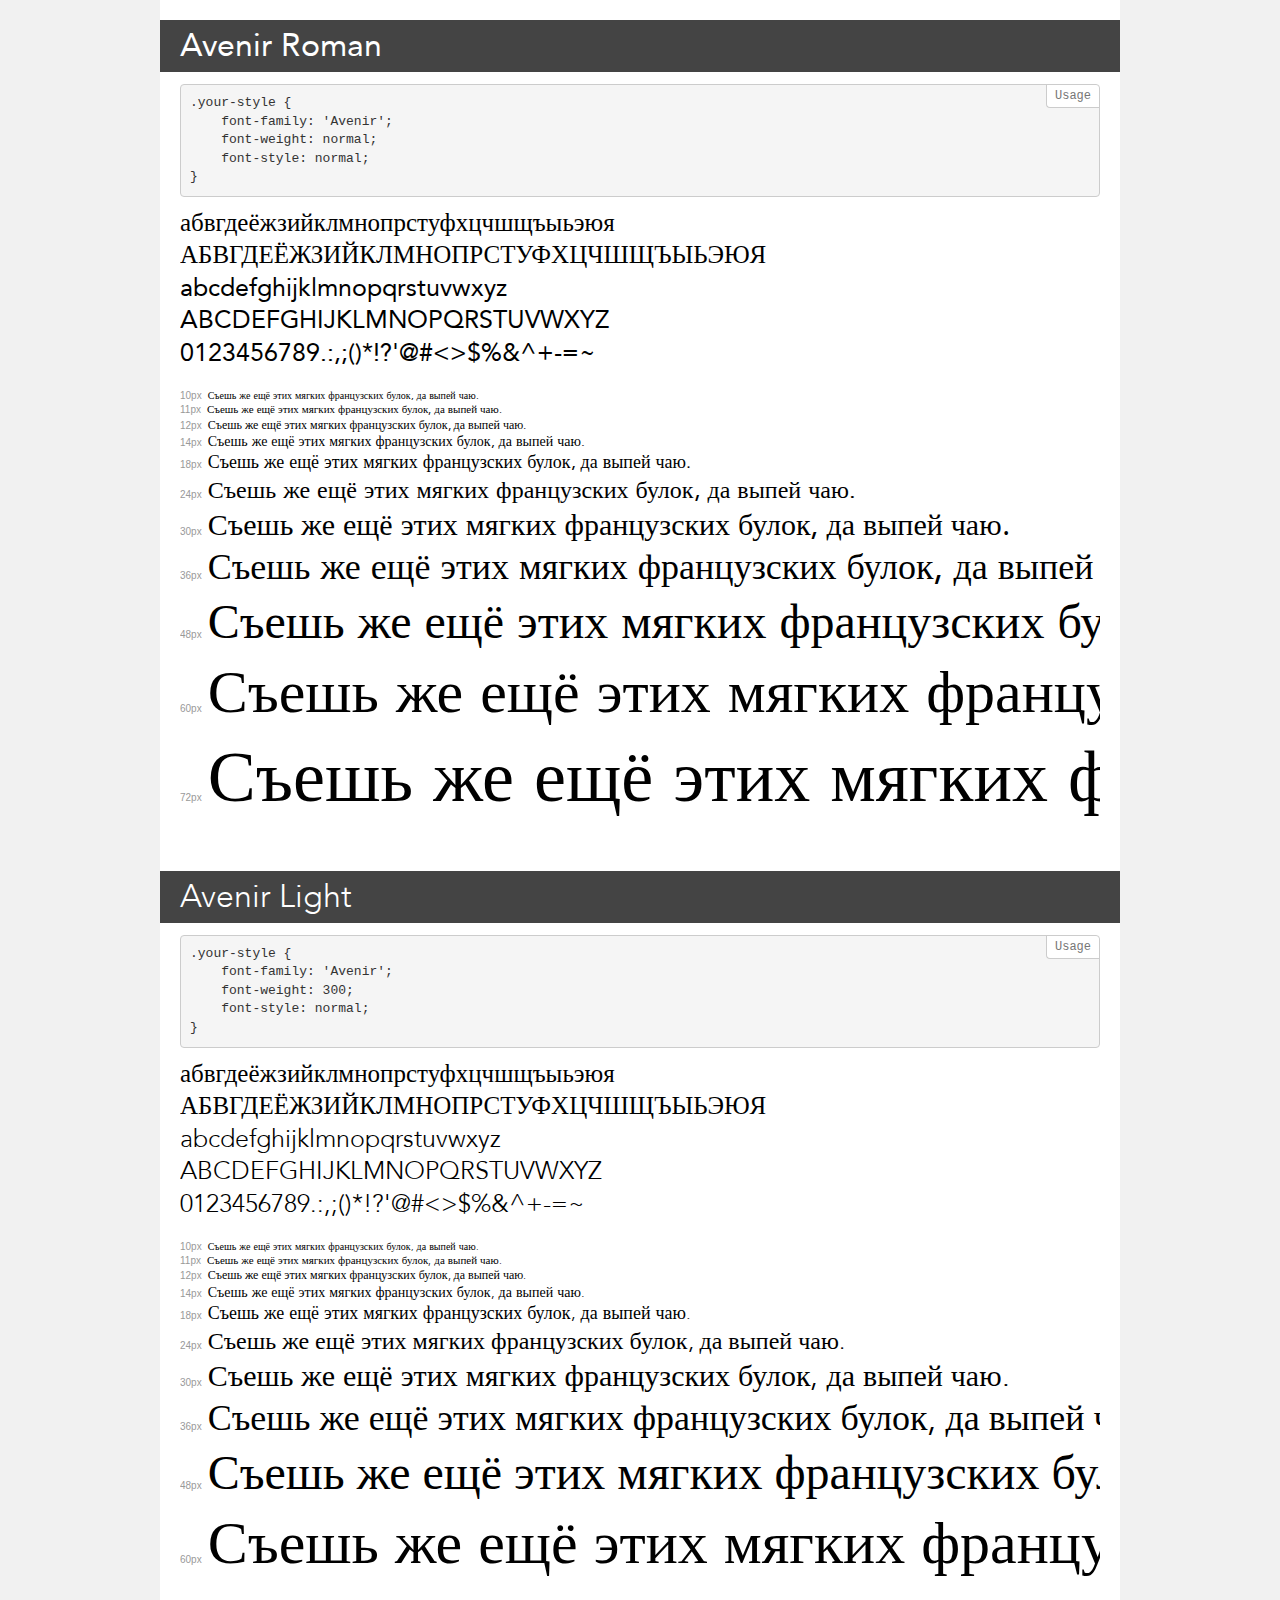
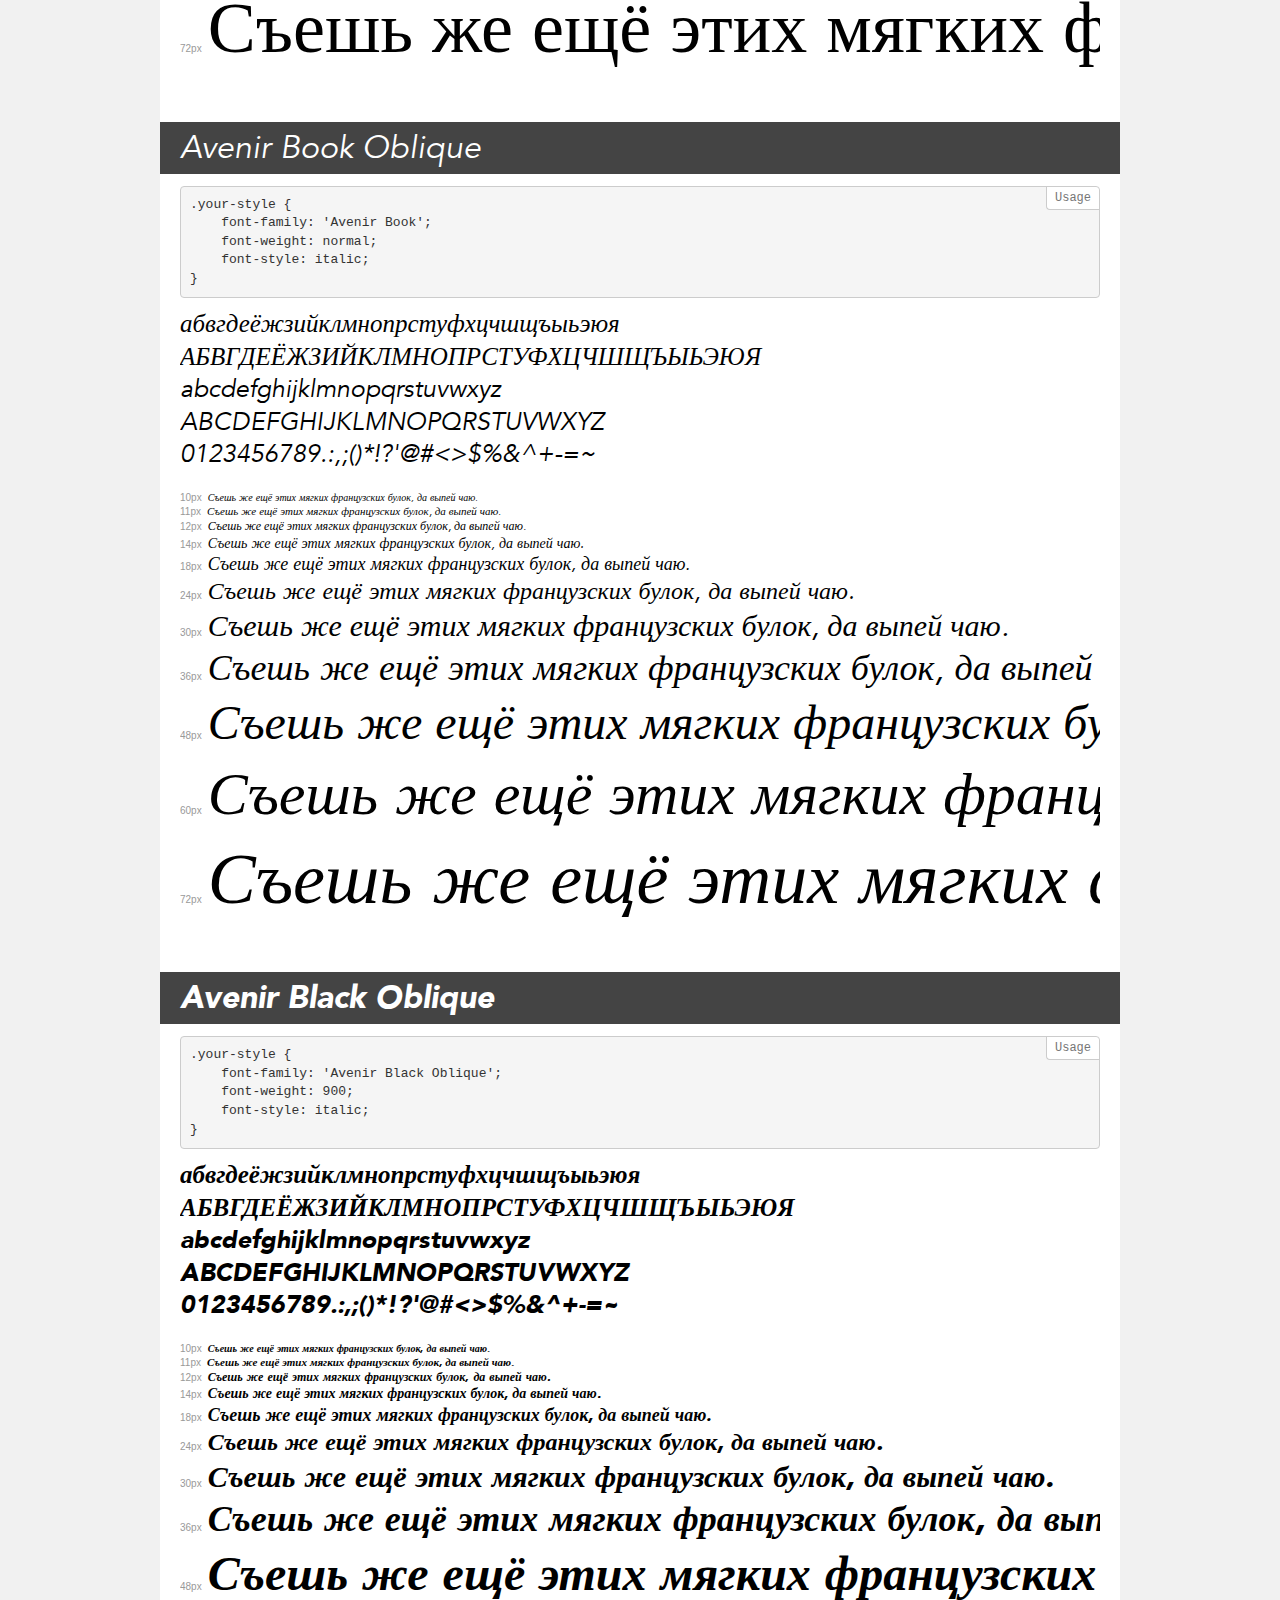
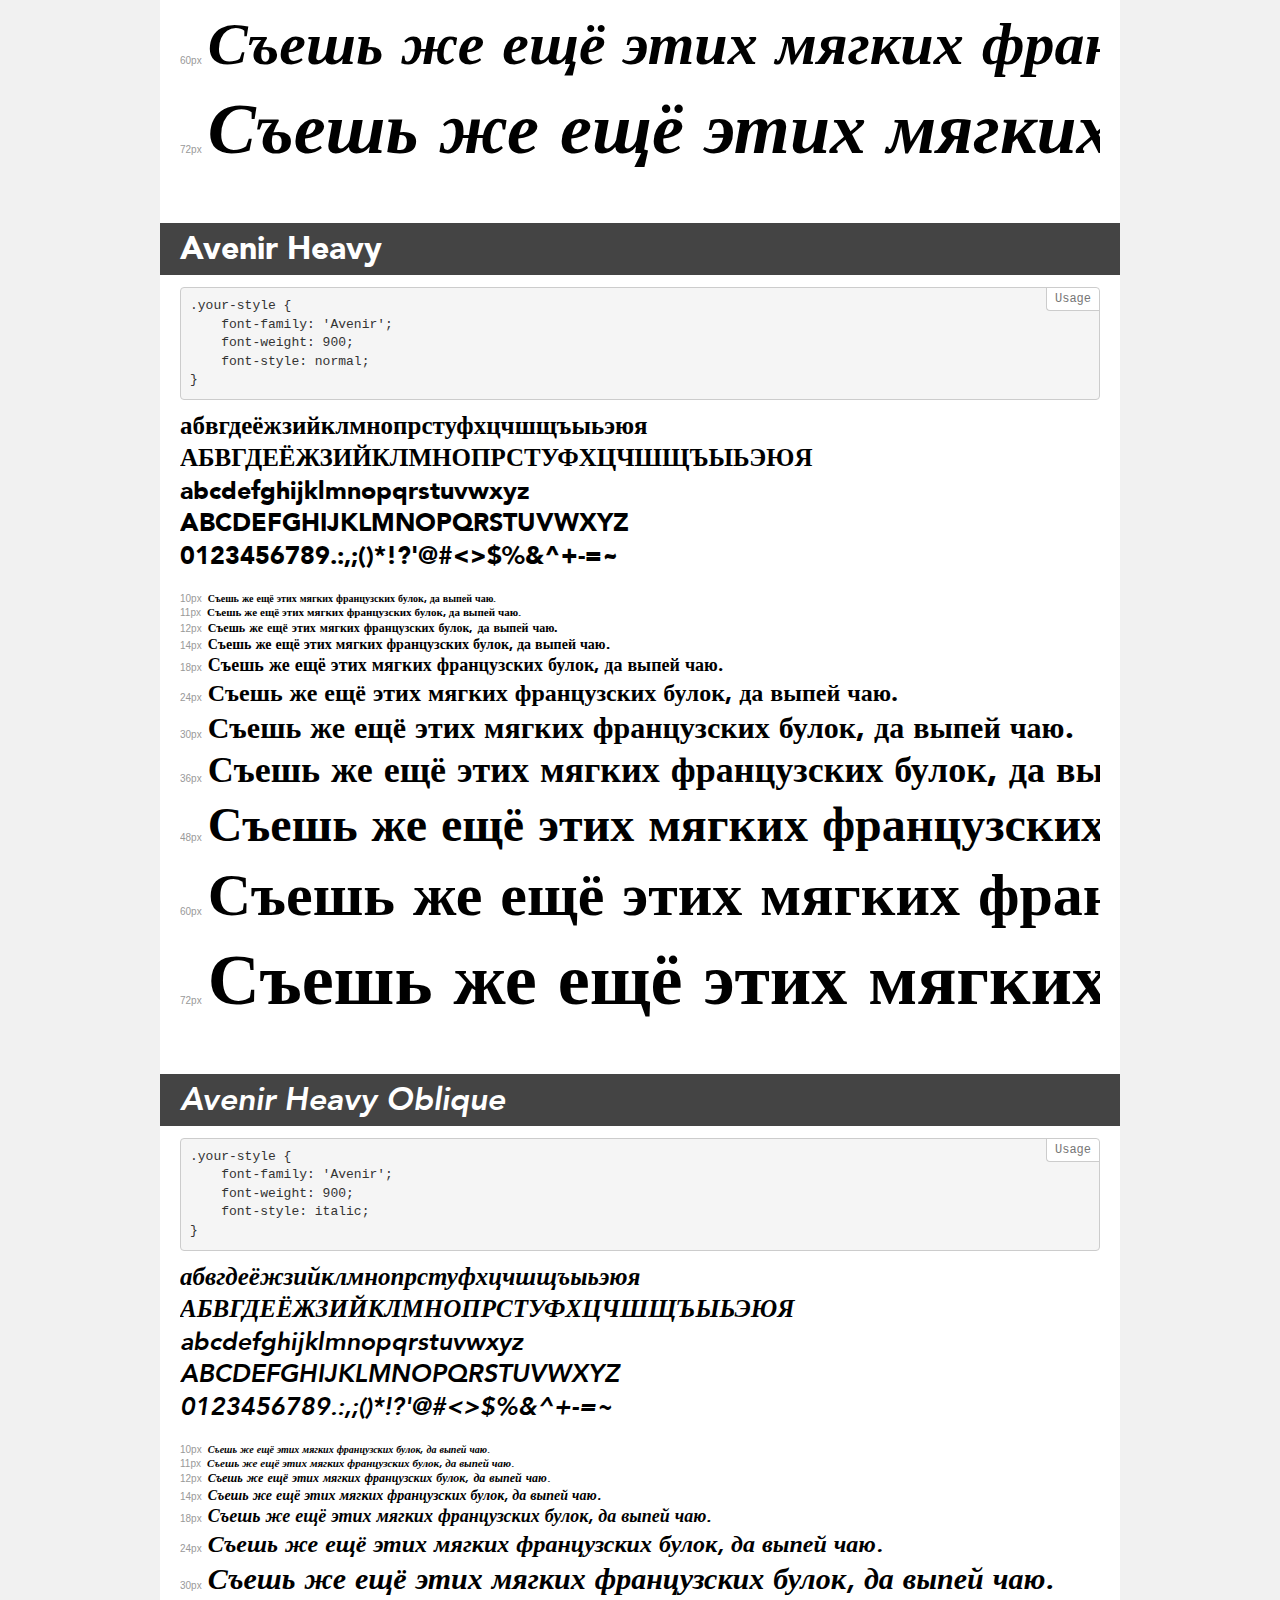
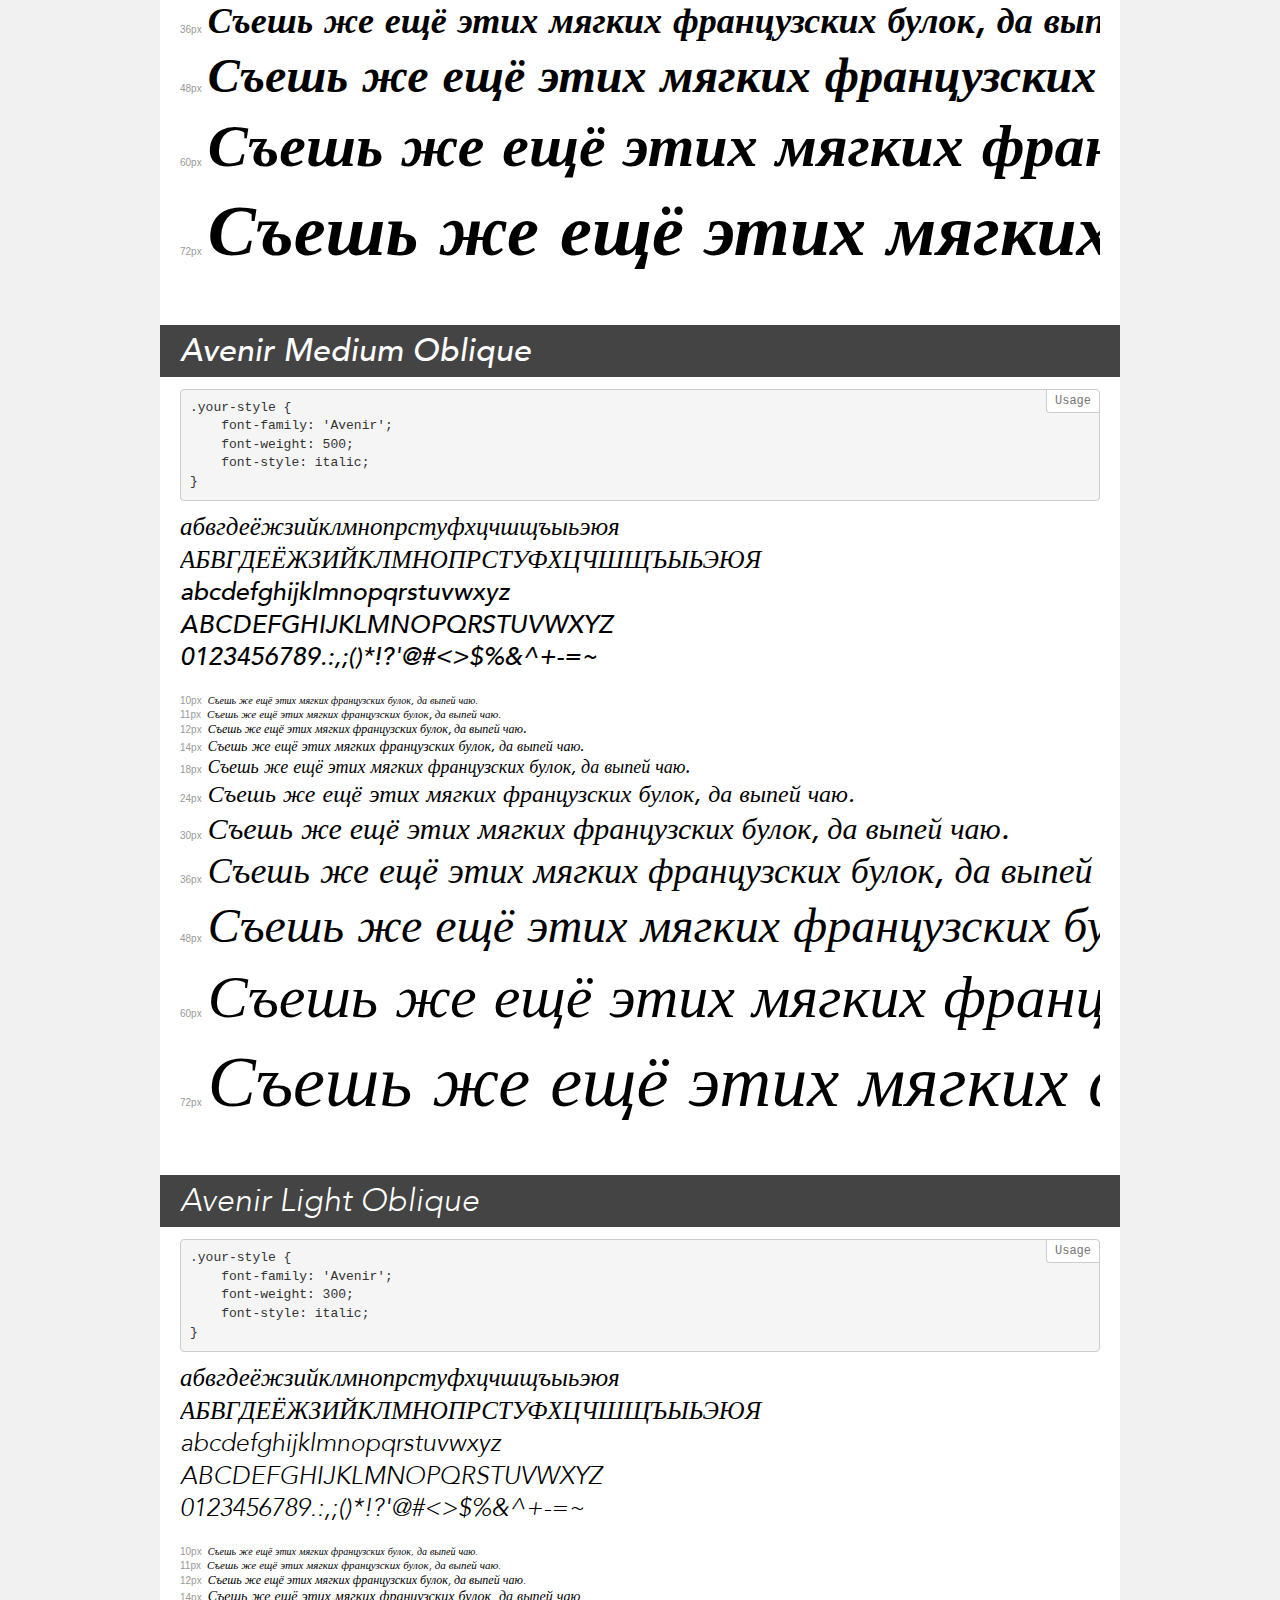
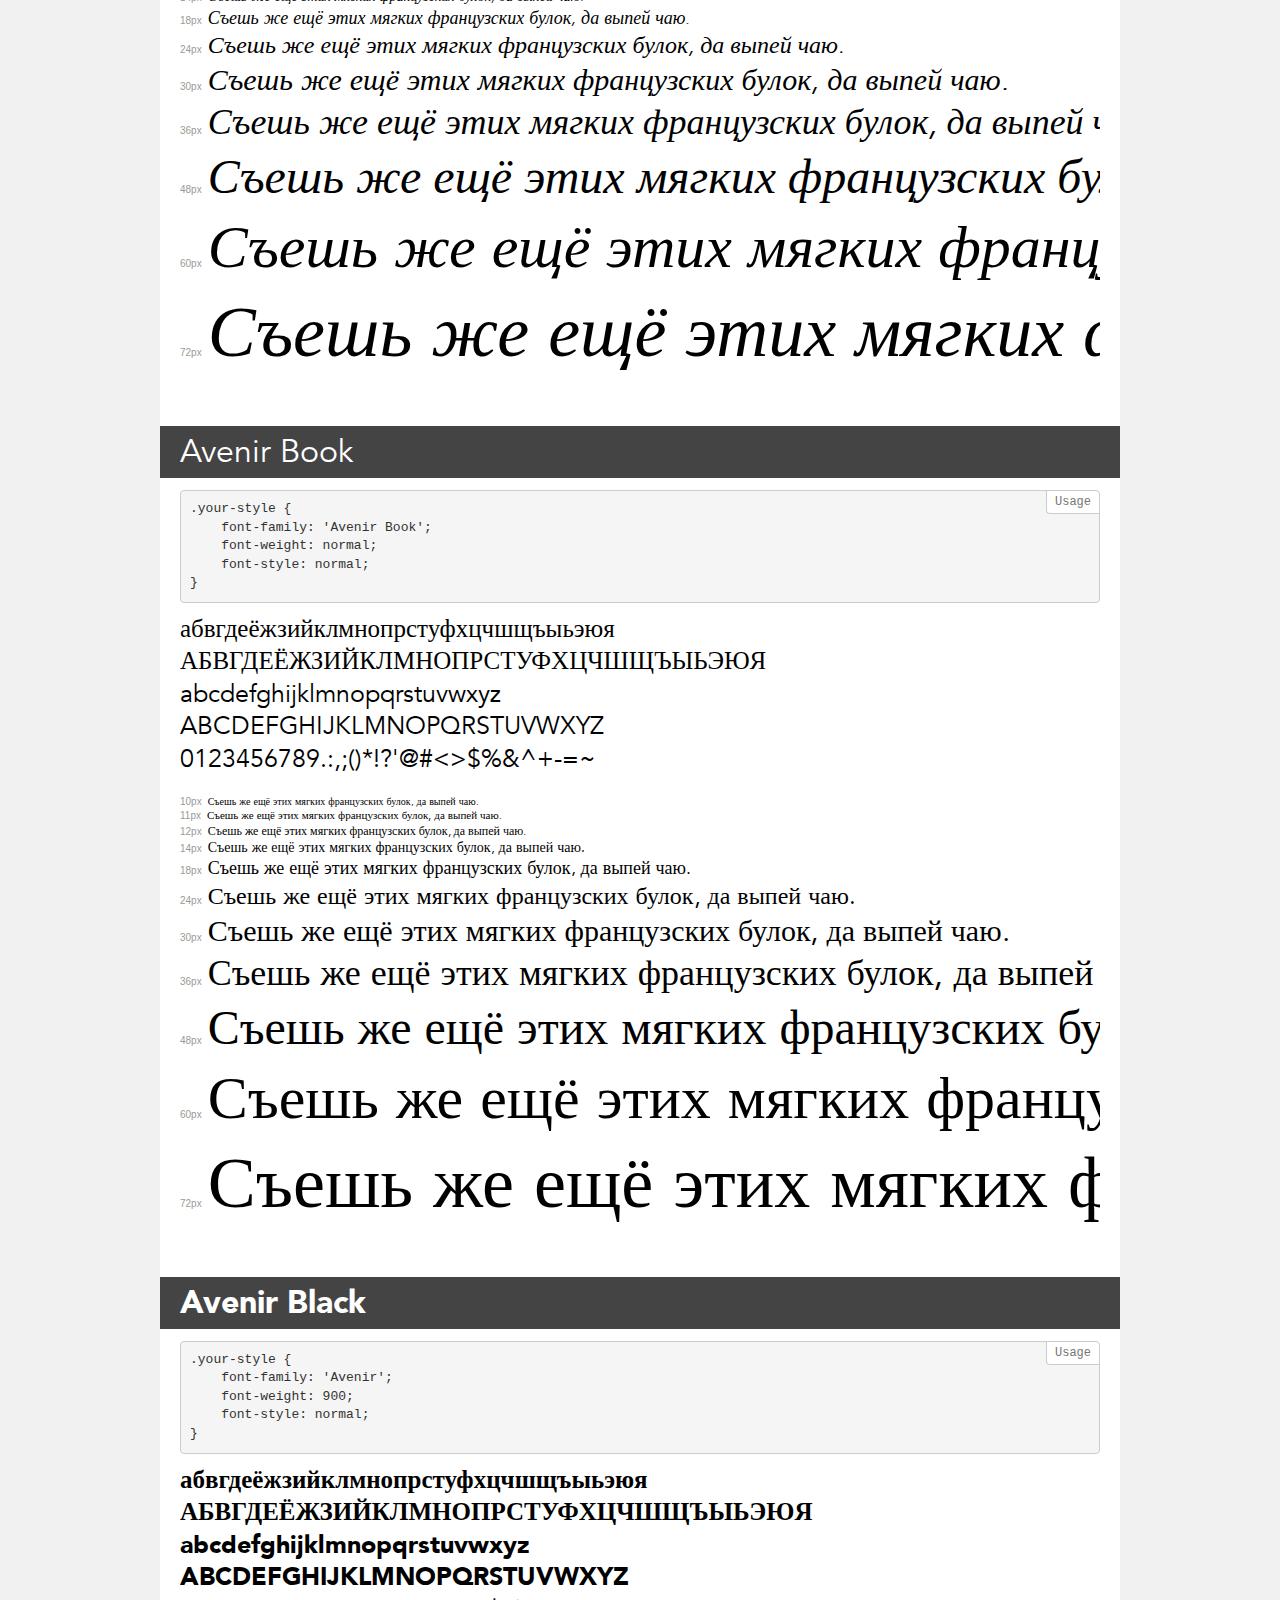
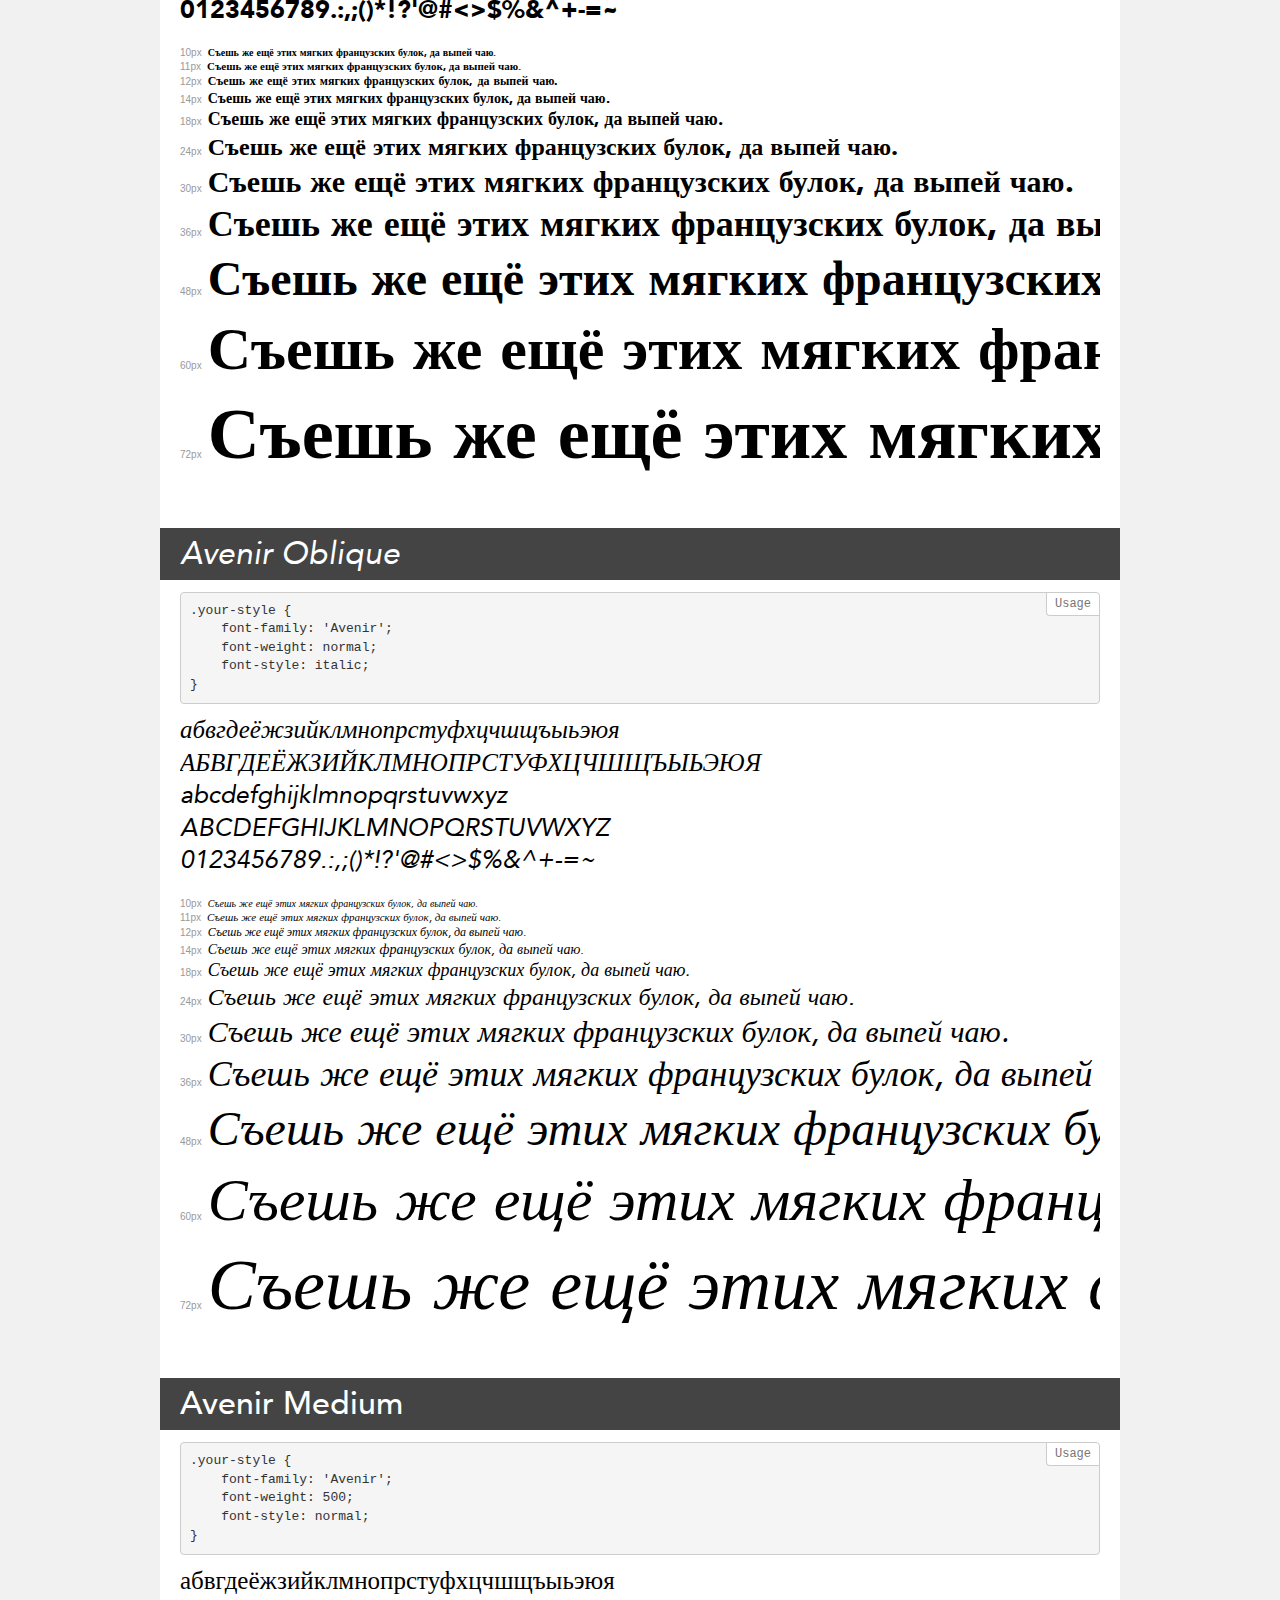
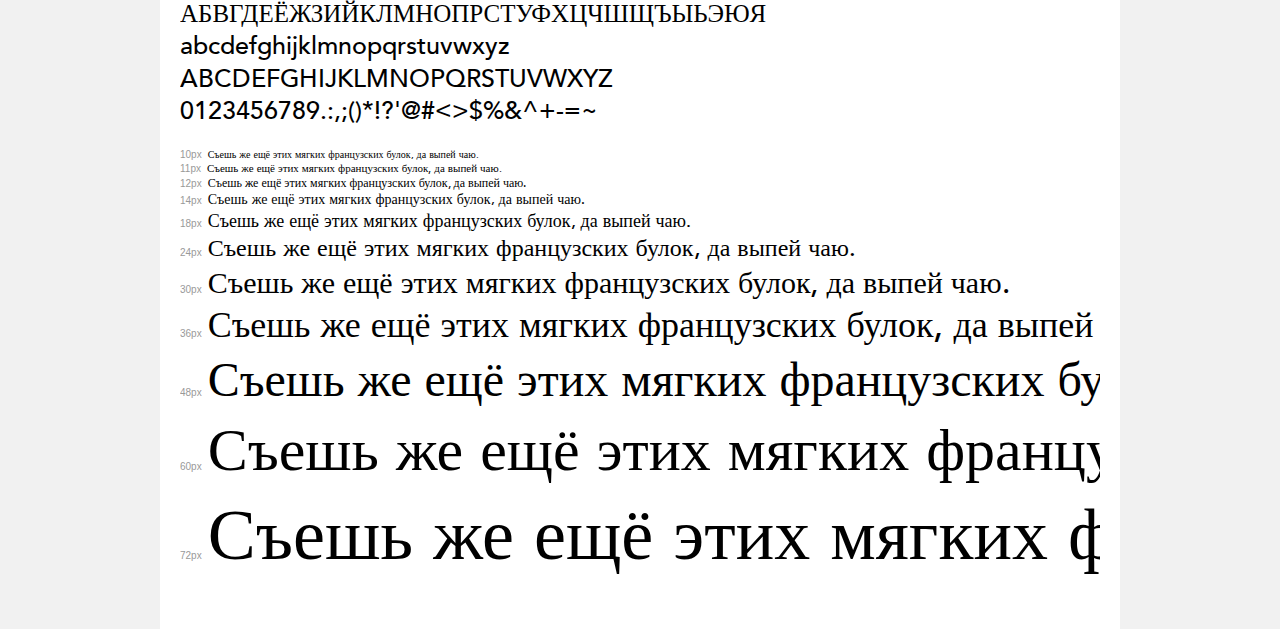
<file: fonts/demo.html>
<!DOCTYPE html>
<html>
<head>
    <meta charset="utf-8">
    <meta http-equiv="X-UA-Compatible" content="IE=edge">
    <meta name="viewport" content="width=device-width, initial-scale=1">
    <meta name="robots" content="noindex, noarchive">
    <meta name="format-detection" content="telephone=no">
    <title>Transfonter demo</title>
    <link href="stylesheet.css" rel="stylesheet">
    <style>
        /*
        http://meyerweb.com/eric/tools/css/reset/
        v2.0 | 20110126
        License: none (public domain)
        */
        html, body, div, span, applet, object, iframe,
        h1, h2, h3, h4, h5, h6, p, blockquote, pre,
        a, abbr, acronym, address, big, cite, code,
        del, dfn, em, img, ins, kbd, q, s, samp,
        small, strike, strong, sub, sup, tt, var,
        b, u, i, center,
        dl, dt, dd, ol, ul, li,
        fieldset, form, label, legend,
        table, caption, tbody, tfoot, thead, tr, th, td,
        article, aside, canvas, details, embed,
        figure, figcaption, footer, header, hgroup,
        menu, nav, output, ruby, section, summary,
        time, mark, audio, video {
            margin: 0;
            padding: 0;
            border: 0;
            font-size: 100%;
            font: inherit;
            vertical-align: baseline;
        }
        /* HTML5 display-role reset for older browsers */
        article, aside, details, figcaption, figure,
        footer, header, hgroup, menu, nav, section {
            display: block;
        }
        body {
            line-height: 1;
        }
        ol, ul {
            list-style: none;
        }
        blockquote, q {
            quotes: none;
        }
        blockquote:before, blockquote:after,
        q:before, q:after {
            content: '';
            content: none;
        }
        table {
            border-collapse: collapse;
            border-spacing: 0;
        }
        /* common styles */
        body {
            background: #f1f1f1;
            color: #000;
        }
        .page {
            background: #fff;
            width: 920px;
            margin: 0 auto;
            padding: 20px 20px 0 20px;
            overflow: hidden;
        }
        .font-container {
            overflow-x: auto;
            overflow-y: hidden;
            margin-bottom: 40px;
            line-height: 1.3;
            white-space: nowrap;
            padding-bottom: 5px;
        }
        h1 {
            position: relative;
            background: #444;
            font-size: 32px;
            color: #fff;
            padding: 10px 20px;
            margin: 0 -20px 12px -20px;
        }
        .letters {
            font-size: 25px;
            margin-bottom: 20px;
        }
        .s10:before {
            content: '10px';
        }
        .s11:before {
            content: '11px';
        }
        .s12:before {
            content: '12px';
        }
        .s14:before {
            content: '14px';
        }
        .s18:before {
            content: '18px';
        }
        .s24:before {
            content: '24px';
        }
        .s30:before {
            content: '30px';
        }
        .s36:before {
            content: '36px';
        }
        .s48:before {
            content: '48px';
        }
        .s60:before {
            content: '60px';
        }
        .s72:before {
            content: '72px';
        }
        .s10:before, .s11:before, .s12:before, .s14:before,
        .s18:before, .s24:before, .s30:before, .s36:before,
        .s48:before, .s60:before, .s72:before {
            font-family: Arial, sans-serif;
            font-size: 10px;
            font-weight: normal;
            font-style: normal;
            color: #999;
            padding-right: 6px;
        }
        pre {
            display: block;
            position: relative;
            padding: 9px;
            margin: 0 0 10px;
            font-family: Monaco, Menlo, Consolas, "Courier New", monospace !important;
            font-size: 13px;
            line-height: 1.428571429;
            color: #333;
            font-weight: normal !important;
            font-style: normal !important;
            background-color: #f5f5f5;
            border: 1px solid #ccc;
            overflow-x: auto;
            border-radius: 4px;
        }
        pre:after {
            display: block;
            position: absolute;
            right: 0;
            top: 0;
            content: 'Usage';
            line-height: 1;
            padding: 5px 8px;
            font-size: 12px;
            color: #767676;
            background-color: #fff;
            border: 1px solid #ccc;
            border-right: none;
            border-top: none;
            border-radius: 0 4px 0 4px;
            z-index: 10;
        }
        /* responsive */
        @media (max-width: 959px) {
            .page {
                width: auto;
                margin: 0;
            }
        }
    </style>
</head>
<body>
<div class="page">
    <div class="demo" style="font-family: 'Avenir'; font-weight: normal; font-style: normal;">
        <h1>Avenir Roman</h1>
        <pre>.your-style {
    font-family: 'Avenir';
    font-weight: normal;
    font-style: normal;
}</pre>
        <div class="font-container">
            <p class="letters">
                абвгдеёжзийклмнопрстуфхцчшщъыьэюя<br>
АБВГДЕЁЖЗИЙКЛМНОПРСТУФХЦЧШЩЪЫЬЭЮЯ<br>
abcdefghijklmnopqrstuvwxyz<br>
ABCDEFGHIJKLMNOPQRSTUVWXYZ<br>
                0123456789.:,;()*!?'@#<>$%&^+-=~
            </p>
            <p class="s10" style="font-size: 10px;">Съешь же ещё этих мягких французских булок, да выпей чаю.</p>
            <p class="s11" style="font-size: 11px;">Съешь же ещё этих мягких французских булок, да выпей чаю.</p>
            <p class="s12" style="font-size: 12px;">Съешь же ещё этих мягких французских булок, да выпей чаю.</p>
            <p class="s14" style="font-size: 14px;">Съешь же ещё этих мягких французских булок, да выпей чаю.</p>
            <p class="s18" style="font-size: 18px;">Съешь же ещё этих мягких французских булок, да выпей чаю.</p>
            <p class="s24" style="font-size: 24px;">Съешь же ещё этих мягких французских булок, да выпей чаю.</p>
            <p class="s30" style="font-size: 30px;">Съешь же ещё этих мягких французских булок, да выпей чаю.</p>
            <p class="s36" style="font-size: 36px;">Съешь же ещё этих мягких французских булок, да выпей чаю.</p>
            <p class="s48" style="font-size: 48px;">Съешь же ещё этих мягких французских булок, да выпей чаю.</p>
            <p class="s60" style="font-size: 60px;">Съешь же ещё этих мягких французских булок, да выпей чаю.</p>
            <p class="s72" style="font-size: 72px;">Съешь же ещё этих мягких французских булок, да выпей чаю.</p>
        </div>
    </div>
    <div class="demo" style="font-family: 'Avenir'; font-weight: 300; font-style: normal;">
        <h1>Avenir Light</h1>
        <pre>.your-style {
    font-family: 'Avenir';
    font-weight: 300;
    font-style: normal;
}</pre>
        <div class="font-container">
            <p class="letters">
                абвгдеёжзийклмнопрстуфхцчшщъыьэюя<br>
АБВГДЕЁЖЗИЙКЛМНОПРСТУФХЦЧШЩЪЫЬЭЮЯ<br>
abcdefghijklmnopqrstuvwxyz<br>
ABCDEFGHIJKLMNOPQRSTUVWXYZ<br>
                0123456789.:,;()*!?'@#<>$%&^+-=~
            </p>
            <p class="s10" style="font-size: 10px;">Съешь же ещё этих мягких французских булок, да выпей чаю.</p>
            <p class="s11" style="font-size: 11px;">Съешь же ещё этих мягких французских булок, да выпей чаю.</p>
            <p class="s12" style="font-size: 12px;">Съешь же ещё этих мягких французских булок, да выпей чаю.</p>
            <p class="s14" style="font-size: 14px;">Съешь же ещё этих мягких французских булок, да выпей чаю.</p>
            <p class="s18" style="font-size: 18px;">Съешь же ещё этих мягких французских булок, да выпей чаю.</p>
            <p class="s24" style="font-size: 24px;">Съешь же ещё этих мягких французских булок, да выпей чаю.</p>
            <p class="s30" style="font-size: 30px;">Съешь же ещё этих мягких французских булок, да выпей чаю.</p>
            <p class="s36" style="font-size: 36px;">Съешь же ещё этих мягких французских булок, да выпей чаю.</p>
            <p class="s48" style="font-size: 48px;">Съешь же ещё этих мягких французских булок, да выпей чаю.</p>
            <p class="s60" style="font-size: 60px;">Съешь же ещё этих мягких французских булок, да выпей чаю.</p>
            <p class="s72" style="font-size: 72px;">Съешь же ещё этих мягких французских булок, да выпей чаю.</p>
        </div>
    </div>
    <div class="demo" style="font-family: 'Avenir Book'; font-weight: normal; font-style: italic;">
        <h1>Avenir Book Oblique</h1>
        <pre>.your-style {
    font-family: 'Avenir Book';
    font-weight: normal;
    font-style: italic;
}</pre>
        <div class="font-container">
            <p class="letters">
                абвгдеёжзийклмнопрстуфхцчшщъыьэюя<br>
АБВГДЕЁЖЗИЙКЛМНОПРСТУФХЦЧШЩЪЫЬЭЮЯ<br>
abcdefghijklmnopqrstuvwxyz<br>
ABCDEFGHIJKLMNOPQRSTUVWXYZ<br>
                0123456789.:,;()*!?'@#<>$%&^+-=~
            </p>
            <p class="s10" style="font-size: 10px;">Съешь же ещё этих мягких французских булок, да выпей чаю.</p>
            <p class="s11" style="font-size: 11px;">Съешь же ещё этих мягких французских булок, да выпей чаю.</p>
            <p class="s12" style="font-size: 12px;">Съешь же ещё этих мягких французских булок, да выпей чаю.</p>
            <p class="s14" style="font-size: 14px;">Съешь же ещё этих мягких французских булок, да выпей чаю.</p>
            <p class="s18" style="font-size: 18px;">Съешь же ещё этих мягких французских булок, да выпей чаю.</p>
            <p class="s24" style="font-size: 24px;">Съешь же ещё этих мягких французских булок, да выпей чаю.</p>
            <p class="s30" style="font-size: 30px;">Съешь же ещё этих мягких французских булок, да выпей чаю.</p>
            <p class="s36" style="font-size: 36px;">Съешь же ещё этих мягких французских булок, да выпей чаю.</p>
            <p class="s48" style="font-size: 48px;">Съешь же ещё этих мягких французских булок, да выпей чаю.</p>
            <p class="s60" style="font-size: 60px;">Съешь же ещё этих мягких французских булок, да выпей чаю.</p>
            <p class="s72" style="font-size: 72px;">Съешь же ещё этих мягких французских булок, да выпей чаю.</p>
        </div>
    </div>
    <div class="demo" style="font-family: 'Avenir Black Oblique'; font-weight: 900; font-style: italic;">
        <h1>Avenir Black Oblique</h1>
        <pre>.your-style {
    font-family: 'Avenir Black Oblique';
    font-weight: 900;
    font-style: italic;
}</pre>
        <div class="font-container">
            <p class="letters">
                абвгдеёжзийклмнопрстуфхцчшщъыьэюя<br>
АБВГДЕЁЖЗИЙКЛМНОПРСТУФХЦЧШЩЪЫЬЭЮЯ<br>
abcdefghijklmnopqrstuvwxyz<br>
ABCDEFGHIJKLMNOPQRSTUVWXYZ<br>
                0123456789.:,;()*!?'@#<>$%&^+-=~
            </p>
            <p class="s10" style="font-size: 10px;">Съешь же ещё этих мягких французских булок, да выпей чаю.</p>
            <p class="s11" style="font-size: 11px;">Съешь же ещё этих мягких французских булок, да выпей чаю.</p>
            <p class="s12" style="font-size: 12px;">Съешь же ещё этих мягких французских булок, да выпей чаю.</p>
            <p class="s14" style="font-size: 14px;">Съешь же ещё этих мягких французских булок, да выпей чаю.</p>
            <p class="s18" style="font-size: 18px;">Съешь же ещё этих мягких французских булок, да выпей чаю.</p>
            <p class="s24" style="font-size: 24px;">Съешь же ещё этих мягких французских булок, да выпей чаю.</p>
            <p class="s30" style="font-size: 30px;">Съешь же ещё этих мягких французских булок, да выпей чаю.</p>
            <p class="s36" style="font-size: 36px;">Съешь же ещё этих мягких французских булок, да выпей чаю.</p>
            <p class="s48" style="font-size: 48px;">Съешь же ещё этих мягких французских булок, да выпей чаю.</p>
            <p class="s60" style="font-size: 60px;">Съешь же ещё этих мягких французских булок, да выпей чаю.</p>
            <p class="s72" style="font-size: 72px;">Съешь же ещё этих мягких французских булок, да выпей чаю.</p>
        </div>
    </div>
    <div class="demo" style="font-family: 'Avenir'; font-weight: 900; font-style: normal;">
        <h1>Avenir Heavy</h1>
        <pre>.your-style {
    font-family: 'Avenir';
    font-weight: 900;
    font-style: normal;
}</pre>
        <div class="font-container">
            <p class="letters">
                абвгдеёжзийклмнопрстуфхцчшщъыьэюя<br>
АБВГДЕЁЖЗИЙКЛМНОПРСТУФХЦЧШЩЪЫЬЭЮЯ<br>
abcdefghijklmnopqrstuvwxyz<br>
ABCDEFGHIJKLMNOPQRSTUVWXYZ<br>
                0123456789.:,;()*!?'@#<>$%&^+-=~
            </p>
            <p class="s10" style="font-size: 10px;">Съешь же ещё этих мягких французских булок, да выпей чаю.</p>
            <p class="s11" style="font-size: 11px;">Съешь же ещё этих мягких французских булок, да выпей чаю.</p>
            <p class="s12" style="font-size: 12px;">Съешь же ещё этих мягких французских булок, да выпей чаю.</p>
            <p class="s14" style="font-size: 14px;">Съешь же ещё этих мягких французских булок, да выпей чаю.</p>
            <p class="s18" style="font-size: 18px;">Съешь же ещё этих мягких французских булок, да выпей чаю.</p>
            <p class="s24" style="font-size: 24px;">Съешь же ещё этих мягких французских булок, да выпей чаю.</p>
            <p class="s30" style="font-size: 30px;">Съешь же ещё этих мягких французских булок, да выпей чаю.</p>
            <p class="s36" style="font-size: 36px;">Съешь же ещё этих мягких французских булок, да выпей чаю.</p>
            <p class="s48" style="font-size: 48px;">Съешь же ещё этих мягких французских булок, да выпей чаю.</p>
            <p class="s60" style="font-size: 60px;">Съешь же ещё этих мягких французских булок, да выпей чаю.</p>
            <p class="s72" style="font-size: 72px;">Съешь же ещё этих мягких французских булок, да выпей чаю.</p>
        </div>
    </div>
    <div class="demo" style="font-family: 'Avenir'; font-weight: 900; font-style: italic;">
        <h1>Avenir Heavy Oblique</h1>
        <pre>.your-style {
    font-family: 'Avenir';
    font-weight: 900;
    font-style: italic;
}</pre>
        <div class="font-container">
            <p class="letters">
                абвгдеёжзийклмнопрстуфхцчшщъыьэюя<br>
АБВГДЕЁЖЗИЙКЛМНОПРСТУФХЦЧШЩЪЫЬЭЮЯ<br>
abcdefghijklmnopqrstuvwxyz<br>
ABCDEFGHIJKLMNOPQRSTUVWXYZ<br>
                0123456789.:,;()*!?'@#<>$%&^+-=~
            </p>
            <p class="s10" style="font-size: 10px;">Съешь же ещё этих мягких французских булок, да выпей чаю.</p>
            <p class="s11" style="font-size: 11px;">Съешь же ещё этих мягких французских булок, да выпей чаю.</p>
            <p class="s12" style="font-size: 12px;">Съешь же ещё этих мягких французских булок, да выпей чаю.</p>
            <p class="s14" style="font-size: 14px;">Съешь же ещё этих мягких французских булок, да выпей чаю.</p>
            <p class="s18" style="font-size: 18px;">Съешь же ещё этих мягких французских булок, да выпей чаю.</p>
            <p class="s24" style="font-size: 24px;">Съешь же ещё этих мягких французских булок, да выпей чаю.</p>
            <p class="s30" style="font-size: 30px;">Съешь же ещё этих мягких французских булок, да выпей чаю.</p>
            <p class="s36" style="font-size: 36px;">Съешь же ещё этих мягких французских булок, да выпей чаю.</p>
            <p class="s48" style="font-size: 48px;">Съешь же ещё этих мягких французских булок, да выпей чаю.</p>
            <p class="s60" style="font-size: 60px;">Съешь же ещё этих мягких французских булок, да выпей чаю.</p>
            <p class="s72" style="font-size: 72px;">Съешь же ещё этих мягких французских булок, да выпей чаю.</p>
        </div>
    </div>
    <div class="demo" style="font-family: 'Avenir'; font-weight: 500; font-style: italic;">
        <h1>Avenir Medium Oblique</h1>
        <pre>.your-style {
    font-family: 'Avenir';
    font-weight: 500;
    font-style: italic;
}</pre>
        <div class="font-container">
            <p class="letters">
                абвгдеёжзийклмнопрстуфхцчшщъыьэюя<br>
АБВГДЕЁЖЗИЙКЛМНОПРСТУФХЦЧШЩЪЫЬЭЮЯ<br>
abcdefghijklmnopqrstuvwxyz<br>
ABCDEFGHIJKLMNOPQRSTUVWXYZ<br>
                0123456789.:,;()*!?'@#<>$%&^+-=~
            </p>
            <p class="s10" style="font-size: 10px;">Съешь же ещё этих мягких французских булок, да выпей чаю.</p>
            <p class="s11" style="font-size: 11px;">Съешь же ещё этих мягких французских булок, да выпей чаю.</p>
            <p class="s12" style="font-size: 12px;">Съешь же ещё этих мягких французских булок, да выпей чаю.</p>
            <p class="s14" style="font-size: 14px;">Съешь же ещё этих мягких французских булок, да выпей чаю.</p>
            <p class="s18" style="font-size: 18px;">Съешь же ещё этих мягких французских булок, да выпей чаю.</p>
            <p class="s24" style="font-size: 24px;">Съешь же ещё этих мягких французских булок, да выпей чаю.</p>
            <p class="s30" style="font-size: 30px;">Съешь же ещё этих мягких французских булок, да выпей чаю.</p>
            <p class="s36" style="font-size: 36px;">Съешь же ещё этих мягких французских булок, да выпей чаю.</p>
            <p class="s48" style="font-size: 48px;">Съешь же ещё этих мягких французских булок, да выпей чаю.</p>
            <p class="s60" style="font-size: 60px;">Съешь же ещё этих мягких французских булок, да выпей чаю.</p>
            <p class="s72" style="font-size: 72px;">Съешь же ещё этих мягких французских булок, да выпей чаю.</p>
        </div>
    </div>
    <div class="demo" style="font-family: 'Avenir'; font-weight: 300; font-style: italic;">
        <h1>Avenir Light Oblique</h1>
        <pre>.your-style {
    font-family: 'Avenir';
    font-weight: 300;
    font-style: italic;
}</pre>
        <div class="font-container">
            <p class="letters">
                абвгдеёжзийклмнопрстуфхцчшщъыьэюя<br>
АБВГДЕЁЖЗИЙКЛМНОПРСТУФХЦЧШЩЪЫЬЭЮЯ<br>
abcdefghijklmnopqrstuvwxyz<br>
ABCDEFGHIJKLMNOPQRSTUVWXYZ<br>
                0123456789.:,;()*!?'@#<>$%&^+-=~
            </p>
            <p class="s10" style="font-size: 10px;">Съешь же ещё этих мягких французских булок, да выпей чаю.</p>
            <p class="s11" style="font-size: 11px;">Съешь же ещё этих мягких французских булок, да выпей чаю.</p>
            <p class="s12" style="font-size: 12px;">Съешь же ещё этих мягких французских булок, да выпей чаю.</p>
            <p class="s14" style="font-size: 14px;">Съешь же ещё этих мягких французских булок, да выпей чаю.</p>
            <p class="s18" style="font-size: 18px;">Съешь же ещё этих мягких французских булок, да выпей чаю.</p>
            <p class="s24" style="font-size: 24px;">Съешь же ещё этих мягких французских булок, да выпей чаю.</p>
            <p class="s30" style="font-size: 30px;">Съешь же ещё этих мягких французских булок, да выпей чаю.</p>
            <p class="s36" style="font-size: 36px;">Съешь же ещё этих мягких французских булок, да выпей чаю.</p>
            <p class="s48" style="font-size: 48px;">Съешь же ещё этих мягких французских булок, да выпей чаю.</p>
            <p class="s60" style="font-size: 60px;">Съешь же ещё этих мягких французских булок, да выпей чаю.</p>
            <p class="s72" style="font-size: 72px;">Съешь же ещё этих мягких французских булок, да выпей чаю.</p>
        </div>
    </div>
    <div class="demo" style="font-family: 'Avenir Book'; font-weight: normal; font-style: normal;">
        <h1>Avenir Book</h1>
        <pre>.your-style {
    font-family: 'Avenir Book';
    font-weight: normal;
    font-style: normal;
}</pre>
        <div class="font-container">
            <p class="letters">
                абвгдеёжзийклмнопрстуфхцчшщъыьэюя<br>
АБВГДЕЁЖЗИЙКЛМНОПРСТУФХЦЧШЩЪЫЬЭЮЯ<br>
abcdefghijklmnopqrstuvwxyz<br>
ABCDEFGHIJKLMNOPQRSTUVWXYZ<br>
                0123456789.:,;()*!?'@#<>$%&^+-=~
            </p>
            <p class="s10" style="font-size: 10px;">Съешь же ещё этих мягких французских булок, да выпей чаю.</p>
            <p class="s11" style="font-size: 11px;">Съешь же ещё этих мягких французских булок, да выпей чаю.</p>
            <p class="s12" style="font-size: 12px;">Съешь же ещё этих мягких французских булок, да выпей чаю.</p>
            <p class="s14" style="font-size: 14px;">Съешь же ещё этих мягких французских булок, да выпей чаю.</p>
            <p class="s18" style="font-size: 18px;">Съешь же ещё этих мягких французских булок, да выпей чаю.</p>
            <p class="s24" style="font-size: 24px;">Съешь же ещё этих мягких французских булок, да выпей чаю.</p>
            <p class="s30" style="font-size: 30px;">Съешь же ещё этих мягких французских булок, да выпей чаю.</p>
            <p class="s36" style="font-size: 36px;">Съешь же ещё этих мягких французских булок, да выпей чаю.</p>
            <p class="s48" style="font-size: 48px;">Съешь же ещё этих мягких французских булок, да выпей чаю.</p>
            <p class="s60" style="font-size: 60px;">Съешь же ещё этих мягких французских булок, да выпей чаю.</p>
            <p class="s72" style="font-size: 72px;">Съешь же ещё этих мягких французских булок, да выпей чаю.</p>
        </div>
    </div>
    <div class="demo" style="font-family: 'Avenir'; font-weight: 900; font-style: normal;">
        <h1>Avenir Black</h1>
        <pre>.your-style {
    font-family: 'Avenir';
    font-weight: 900;
    font-style: normal;
}</pre>
        <div class="font-container">
            <p class="letters">
                абвгдеёжзийклмнопрстуфхцчшщъыьэюя<br>
АБВГДЕЁЖЗИЙКЛМНОПРСТУФХЦЧШЩЪЫЬЭЮЯ<br>
abcdefghijklmnopqrstuvwxyz<br>
ABCDEFGHIJKLMNOPQRSTUVWXYZ<br>
                0123456789.:,;()*!?'@#<>$%&^+-=~
            </p>
            <p class="s10" style="font-size: 10px;">Съешь же ещё этих мягких французских булок, да выпей чаю.</p>
            <p class="s11" style="font-size: 11px;">Съешь же ещё этих мягких французских булок, да выпей чаю.</p>
            <p class="s12" style="font-size: 12px;">Съешь же ещё этих мягких французских булок, да выпей чаю.</p>
            <p class="s14" style="font-size: 14px;">Съешь же ещё этих мягких французских булок, да выпей чаю.</p>
            <p class="s18" style="font-size: 18px;">Съешь же ещё этих мягких французских булок, да выпей чаю.</p>
            <p class="s24" style="font-size: 24px;">Съешь же ещё этих мягких французских булок, да выпей чаю.</p>
            <p class="s30" style="font-size: 30px;">Съешь же ещё этих мягких французских булок, да выпей чаю.</p>
            <p class="s36" style="font-size: 36px;">Съешь же ещё этих мягких французских булок, да выпей чаю.</p>
            <p class="s48" style="font-size: 48px;">Съешь же ещё этих мягких французских булок, да выпей чаю.</p>
            <p class="s60" style="font-size: 60px;">Съешь же ещё этих мягких французских булок, да выпей чаю.</p>
            <p class="s72" style="font-size: 72px;">Съешь же ещё этих мягких французских булок, да выпей чаю.</p>
        </div>
    </div>
    <div class="demo" style="font-family: 'Avenir'; font-weight: normal; font-style: italic;">
        <h1>Avenir Oblique</h1>
        <pre>.your-style {
    font-family: 'Avenir';
    font-weight: normal;
    font-style: italic;
}</pre>
        <div class="font-container">
            <p class="letters">
                абвгдеёжзийклмнопрстуфхцчшщъыьэюя<br>
АБВГДЕЁЖЗИЙКЛМНОПРСТУФХЦЧШЩЪЫЬЭЮЯ<br>
abcdefghijklmnopqrstuvwxyz<br>
ABCDEFGHIJKLMNOPQRSTUVWXYZ<br>
                0123456789.:,;()*!?'@#<>$%&^+-=~
            </p>
            <p class="s10" style="font-size: 10px;">Съешь же ещё этих мягких французских булок, да выпей чаю.</p>
            <p class="s11" style="font-size: 11px;">Съешь же ещё этих мягких французских булок, да выпей чаю.</p>
            <p class="s12" style="font-size: 12px;">Съешь же ещё этих мягких французских булок, да выпей чаю.</p>
            <p class="s14" style="font-size: 14px;">Съешь же ещё этих мягких французских булок, да выпей чаю.</p>
            <p class="s18" style="font-size: 18px;">Съешь же ещё этих мягких французских булок, да выпей чаю.</p>
            <p class="s24" style="font-size: 24px;">Съешь же ещё этих мягких французских булок, да выпей чаю.</p>
            <p class="s30" style="font-size: 30px;">Съешь же ещё этих мягких французских булок, да выпей чаю.</p>
            <p class="s36" style="font-size: 36px;">Съешь же ещё этих мягких французских булок, да выпей чаю.</p>
            <p class="s48" style="font-size: 48px;">Съешь же ещё этих мягких французских булок, да выпей чаю.</p>
            <p class="s60" style="font-size: 60px;">Съешь же ещё этих мягких французских булок, да выпей чаю.</p>
            <p class="s72" style="font-size: 72px;">Съешь же ещё этих мягких французских булок, да выпей чаю.</p>
        </div>
    </div>
    <div class="demo" style="font-family: 'Avenir'; font-weight: 500; font-style: normal;">
        <h1>Avenir Medium</h1>
        <pre>.your-style {
    font-family: 'Avenir';
    font-weight: 500;
    font-style: normal;
}</pre>
        <div class="font-container">
            <p class="letters">
                абвгдеёжзийклмнопрстуфхцчшщъыьэюя<br>
АБВГДЕЁЖЗИЙКЛМНОПРСТУФХЦЧШЩЪЫЬЭЮЯ<br>
abcdefghijklmnopqrstuvwxyz<br>
ABCDEFGHIJKLMNOPQRSTUVWXYZ<br>
                0123456789.:,;()*!?'@#<>$%&^+-=~
            </p>
            <p class="s10" style="font-size: 10px;">Съешь же ещё этих мягких французских булок, да выпей чаю.</p>
            <p class="s11" style="font-size: 11px;">Съешь же ещё этих мягких французских булок, да выпей чаю.</p>
            <p class="s12" style="font-size: 12px;">Съешь же ещё этих мягких французских булок, да выпей чаю.</p>
            <p class="s14" style="font-size: 14px;">Съешь же ещё этих мягких французских булок, да выпей чаю.</p>
            <p class="s18" style="font-size: 18px;">Съешь же ещё этих мягких французских булок, да выпей чаю.</p>
            <p class="s24" style="font-size: 24px;">Съешь же ещё этих мягких французских булок, да выпей чаю.</p>
            <p class="s30" style="font-size: 30px;">Съешь же ещё этих мягких французских булок, да выпей чаю.</p>
            <p class="s36" style="font-size: 36px;">Съешь же ещё этих мягких французских булок, да выпей чаю.</p>
            <p class="s48" style="font-size: 48px;">Съешь же ещё этих мягких французских булок, да выпей чаю.</p>
            <p class="s60" style="font-size: 60px;">Съешь же ещё этих мягких французских булок, да выпей чаю.</p>
            <p class="s72" style="font-size: 72px;">Съешь же ещё этих мягких французских булок, да выпей чаю.</p>
        </div>
    </div>
</div>
</body>
</html>
</file>
<file: fonts/stylesheet.css>
@font-face {
    font-family: 'Avenir';
    src: url('Avenir-Roman.eot');
    src: local('Avenir Roman'), local('Avenir-Roman'),
        url('Avenir-Roman.eot?#iefix') format('embedded-opentype'),
        url('Avenir-Roman.woff2') format('woff2'),
        url('Avenir-Roman.woff') format('woff'),
        url('Avenir-Roman.ttf') format('truetype');
    font-weight: normal;
    font-style: normal;
}

@font-face {
    font-family: 'Avenir';
    src: url('Avenir-Light.eot');
    src: local('Avenir Light'), local('Avenir-Light'),
        url('Avenir-Light.eot?#iefix') format('embedded-opentype'),
        url('Avenir-Light.woff2') format('woff2'),
        url('Avenir-Light.woff') format('woff'),
        url('Avenir-Light.ttf') format('truetype');
    font-weight: 300;
    font-style: normal;
}

@font-face {
    font-family: 'Avenir Book';
    src: url('Avenir-BookOblique.eot');
    src: local('Avenir Book Oblique'), local('Avenir-BookOblique'),
        url('Avenir-BookOblique.eot?#iefix') format('embedded-opentype'),
        url('Avenir-BookOblique.woff2') format('woff2'),
        url('Avenir-BookOblique.woff') format('woff'),
        url('Avenir-BookOblique.ttf') format('truetype');
    font-weight: normal;
    font-style: italic;
}

@font-face {
    font-family: 'Avenir Black Oblique';
    src: url('Avenir-BlackOblique.eot');
    src: local('Avenir Black Oblique'), local('Avenir-BlackOblique'),
        url('Avenir-BlackOblique.eot?#iefix') format('embedded-opentype'),
        url('Avenir-BlackOblique.woff2') format('woff2'),
        url('Avenir-BlackOblique.woff') format('woff'),
        url('Avenir-BlackOblique.ttf') format('truetype');
    font-weight: 900;
    font-style: italic;
}

@font-face {
    font-family: 'Avenir';
    src: url('Avenir-Heavy.eot');
    src: local('Avenir Heavy'), local('Avenir-Heavy'),
        url('Avenir-Heavy.eot?#iefix') format('embedded-opentype'),
        url('Avenir-Heavy.woff2') format('woff2'),
        url('Avenir-Heavy.woff') format('woff'),
        url('Avenir-Heavy.ttf') format('truetype');
    font-weight: 900;
    font-style: normal;
}

@font-face {
    font-family: 'Avenir';
    src: url('Avenir-HeavyOblique.eot');
    src: local('Avenir Heavy Oblique'), local('Avenir-HeavyOblique'),
        url('Avenir-HeavyOblique.eot?#iefix') format('embedded-opentype'),
        url('Avenir-HeavyOblique.woff2') format('woff2'),
        url('Avenir-HeavyOblique.woff') format('woff'),
        url('Avenir-HeavyOblique.ttf') format('truetype');
    font-weight: 900;
    font-style: italic;
}

@font-face {
    font-family: 'Avenir';
    src: url('Avenir-MediumOblique.eot');
    src: local('Avenir Medium Oblique'), local('Avenir-MediumOblique'),
        url('Avenir-MediumOblique.eot?#iefix') format('embedded-opentype'),
        url('Avenir-MediumOblique.woff2') format('woff2'),
        url('Avenir-MediumOblique.woff') format('woff'),
        url('Avenir-MediumOblique.ttf') format('truetype');
    font-weight: 500;
    font-style: italic;
}

@font-face {
    font-family: 'Avenir';
    src: url('Avenir-LightOblique.eot');
    src: local('Avenir Light Oblique'), local('Avenir-LightOblique'),
        url('Avenir-LightOblique.eot?#iefix') format('embedded-opentype'),
        url('Avenir-LightOblique.woff2') format('woff2'),
        url('Avenir-LightOblique.woff') format('woff'),
        url('Avenir-LightOblique.ttf') format('truetype');
    font-weight: 300;
    font-style: italic;
}

@font-face {
    font-family: 'Avenir Book';
    src: url('Avenir-Book.eot');
    src: local('Avenir Book'), local('Avenir-Book'),
        url('Avenir-Book.eot?#iefix') format('embedded-opentype'),
        url('Avenir-Book.woff2') format('woff2'),
        url('Avenir-Book.woff') format('woff'),
        url('Avenir-Book.ttf') format('truetype');
    font-weight: normal;
    font-style: normal;
}

@font-face {
    font-family: 'Avenir';
    src: url('Avenir-Black.eot');
    src: local('Avenir Black'), local('Avenir-Black'),
        url('Avenir-Black.eot?#iefix') format('embedded-opentype'),
        url('Avenir-Black.woff2') format('woff2'),
        url('Avenir-Black.woff') format('woff'),
        url('Avenir-Black.ttf') format('truetype');
    font-weight: 900;
    font-style: normal;
}

@font-face {
    font-family: 'Avenir';
    src: url('Avenir-Oblique.eot');
    src: local('Avenir Oblique'), local('Avenir-Oblique'),
        url('Avenir-Oblique.eot?#iefix') format('embedded-opentype'),
        url('Avenir-Oblique.woff2') format('woff2'),
        url('Avenir-Oblique.woff') format('woff'),
        url('Avenir-Oblique.ttf') format('truetype');
    font-weight: normal;
    font-style: italic;
}

@font-face {
    font-family: 'Avenir';
    src: url('Avenir-Medium.eot');
    src: local('Avenir Medium'), local('Avenir-Medium'),
        url('Avenir-Medium.eot?#iefix') format('embedded-opentype'),
        url('Avenir-Medium.woff2') format('woff2'),
        url('Avenir-Medium.woff') format('woff'),
        url('Avenir-Medium.ttf') format('truetype');
    font-weight: 500;
    font-style: normal;
}
</file>
